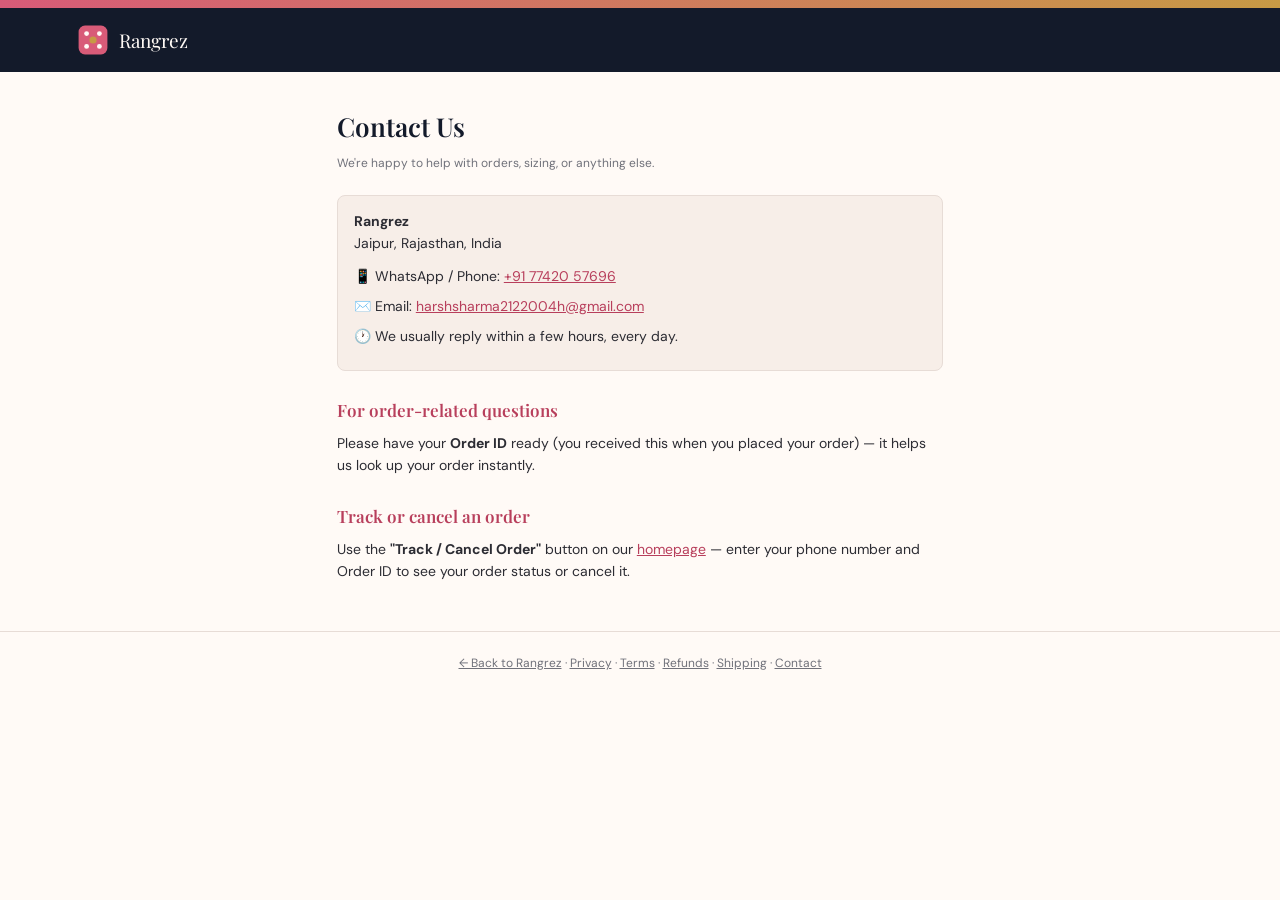
<file: contact.html>
<!DOCTYPE html>
<html lang="en">
<head>
<meta charset="UTF-8">
<meta name="viewport" content="width=device-width, initial-scale=1.0">
<title>Contact Us — Rangrez</title>
<link rel="stylesheet" href="legal.css">
</head>
<body>
<div class="stampline"></div>
<header>
  <a href="index.html">
    <svg class="logo-icon" viewBox="0 0 40 40" xmlns="http://www.w3.org/2000/svg">
      <rect x="2" y="2" width="36" height="36" rx="8" fill="#D85B78"/>
      <circle cx="12" cy="12" r="3" fill="#FFFAF6"/><circle cx="28" cy="12" r="3" fill="#FFFAF6"/>
      <circle cx="12" cy="28" r="3" fill="#FFFAF6"/><circle cx="28" cy="28" r="3" fill="#FFFAF6"/>
      <circle cx="20" cy="20" r="4.5" fill="#C79A45"/>
    </svg>
    <span class="brand">Rangrez</span>
  </a>
</header>
<main>

<h1>Contact Us</h1>
<p class="updated">We're happy to help with orders, sizing, or anything else.</p>

<div class="box">
  <p><strong>Rangrez</strong><br>Jaipur, Rajasthan, India</p>
  <p style="margin-top:10px;">📱 WhatsApp / Phone: <a href="https://wa.me/917742057696">+91 77420 57696</a></p>
  <p>✉️ Email: <a href="mailto:harshsharma2122004h@gmail.com">harshsharma2122004h@gmail.com</a></p>
  <p>🕐 We usually reply within a few hours, every day.</p>
</div>

<h2>For order-related questions</h2>
<p>Please have your <strong>Order ID</strong> ready (you received this when you placed your
order) — it helps us look up your order instantly.</p>

<h2>Track or cancel an order</h2>
<p>Use the <strong>"Track / Cancel Order"</strong> button on our
<a href="index.html">homepage</a> — enter your phone number and Order ID to see your order
status or cancel it.</p>
</main>
<footer>
  <a href="index.html">&larr; Back to Rangrez</a> ·
  <a href="privacy-policy.html">Privacy</a> ·
  <a href="terms.html">Terms</a> ·
  <a href="refund-policy.html">Refunds</a> ·
  <a href="shipping-policy.html">Shipping</a> ·
  <a href="contact.html">Contact</a>
</footer>
</body>
</html>
</file>
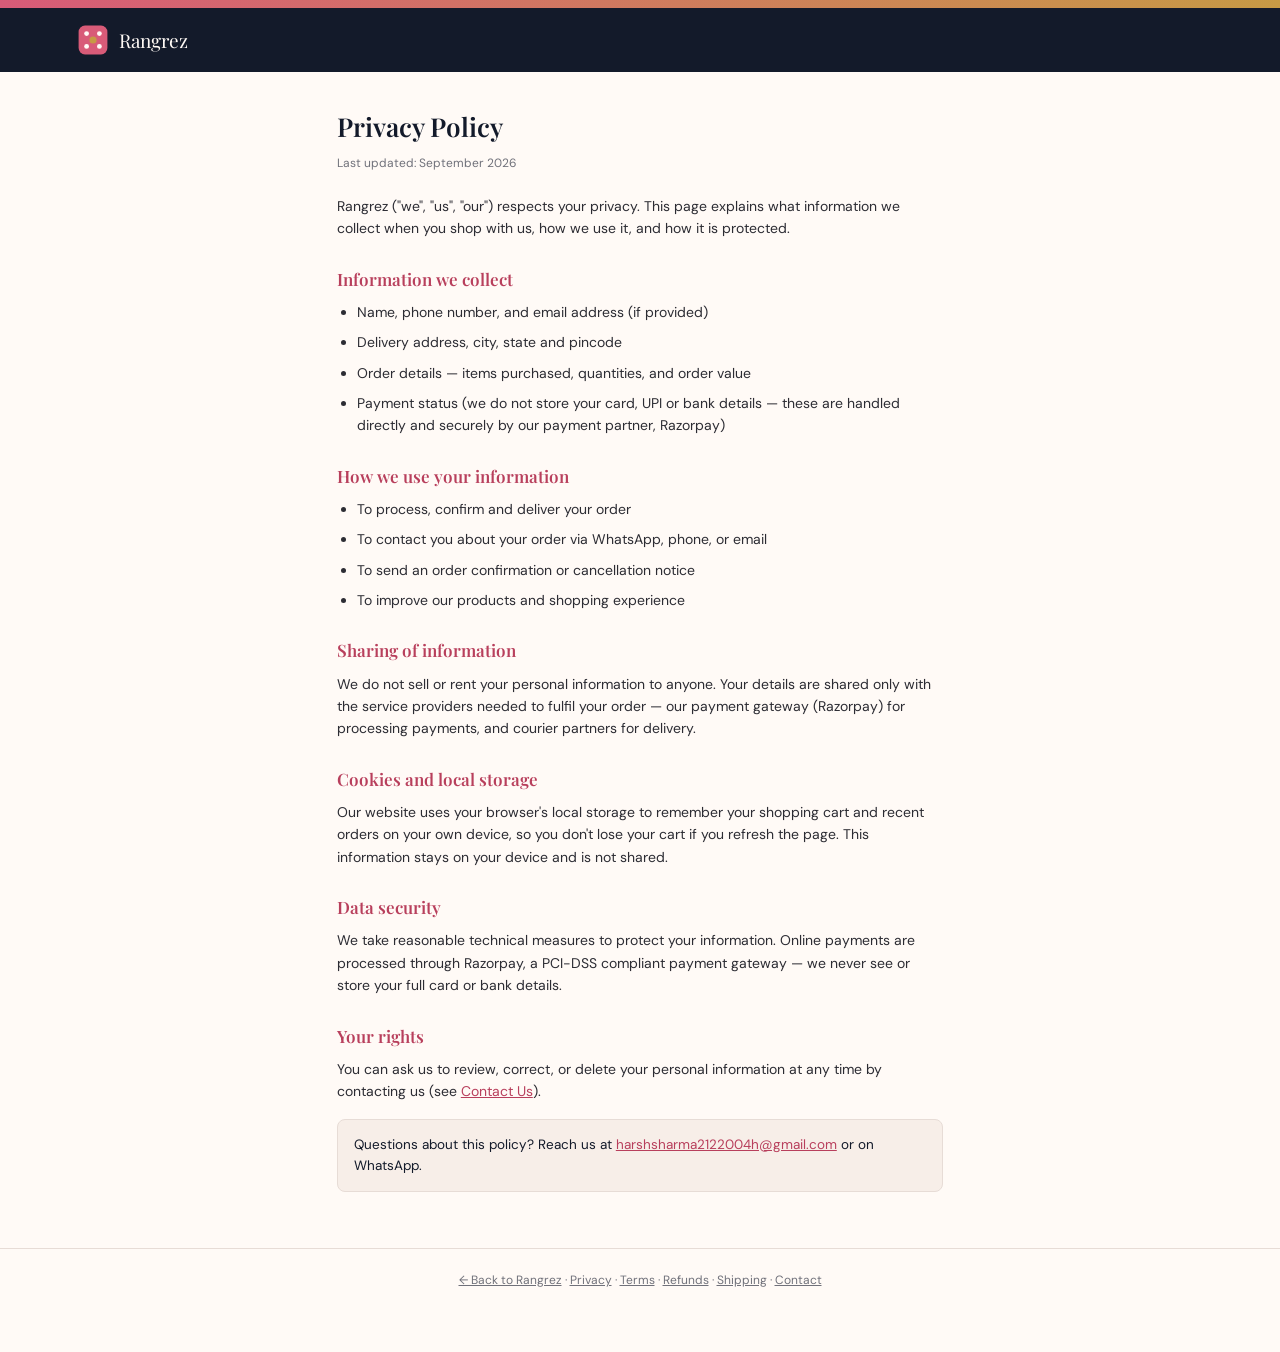
<file: privacy-policy.html>
<!DOCTYPE html>
<html lang="en">
<head>
<meta charset="UTF-8">
<meta name="viewport" content="width=device-width, initial-scale=1.0">
<title>Privacy Policy — Rangrez</title>
<link rel="stylesheet" href="legal.css">
</head>
<body>
<div class="stampline"></div>
<header>
  <a href="index.html">
    <svg class="logo-icon" viewBox="0 0 40 40" xmlns="http://www.w3.org/2000/svg">
      <rect x="2" y="2" width="36" height="36" rx="8" fill="#D85B78"/>
      <circle cx="12" cy="12" r="3" fill="#FFFAF6"/><circle cx="28" cy="12" r="3" fill="#FFFAF6"/>
      <circle cx="12" cy="28" r="3" fill="#FFFAF6"/><circle cx="28" cy="28" r="3" fill="#FFFAF6"/>
      <circle cx="20" cy="20" r="4.5" fill="#C79A45"/>
    </svg>
    <span class="brand">Rangrez</span>
  </a>
</header>
<main>

<h1>Privacy Policy</h1>
<p class="updated">Last updated: September 2026</p>

<p>Rangrez ("we", "us", "our") respects your privacy. This page explains what information we
collect when you shop with us, how we use it, and how it is protected.</p>

<h2>Information we collect</h2>
<ul>
  <li>Name, phone number, and email address (if provided)</li>
  <li>Delivery address, city, state and pincode</li>
  <li>Order details — items purchased, quantities, and order value</li>
  <li>Payment status (we do not store your card, UPI or bank details — these are handled
      directly and securely by our payment partner, Razorpay)</li>
</ul>

<h2>How we use your information</h2>
<ul>
  <li>To process, confirm and deliver your order</li>
  <li>To contact you about your order via WhatsApp, phone, or email</li>
  <li>To send an order confirmation or cancellation notice</li>
  <li>To improve our products and shopping experience</li>
</ul>

<h2>Sharing of information</h2>
<p>We do not sell or rent your personal information to anyone. Your details are shared only
with the service providers needed to fulfil your order — our payment gateway (Razorpay) for
processing payments, and courier partners for delivery.</p>

<h2>Cookies and local storage</h2>
<p>Our website uses your browser's local storage to remember your shopping cart and recent
orders on your own device, so you don't lose your cart if you refresh the page. This
information stays on your device and is not shared.</p>

<h2>Data security</h2>
<p>We take reasonable technical measures to protect your information. Online payments are
processed through Razorpay, a PCI-DSS compliant payment gateway — we never see or store your
full card or bank details.</p>

<h2>Your rights</h2>
<p>You can ask us to review, correct, or delete your personal information at any time by
contacting us (see <a href="contact.html">Contact Us</a>).</p>

<div class="box">Questions about this policy? Reach us at
<a href="mailto:harshsharma2122004h@gmail.com">harshsharma2122004h@gmail.com</a> or on WhatsApp.</div>
</main>
<footer>
  <a href="index.html">&larr; Back to Rangrez</a> ·
  <a href="privacy-policy.html">Privacy</a> ·
  <a href="terms.html">Terms</a> ·
  <a href="refund-policy.html">Refunds</a> ·
  <a href="shipping-policy.html">Shipping</a> ·
  <a href="contact.html">Contact</a>
</footer>
</body>
</html>
</file>
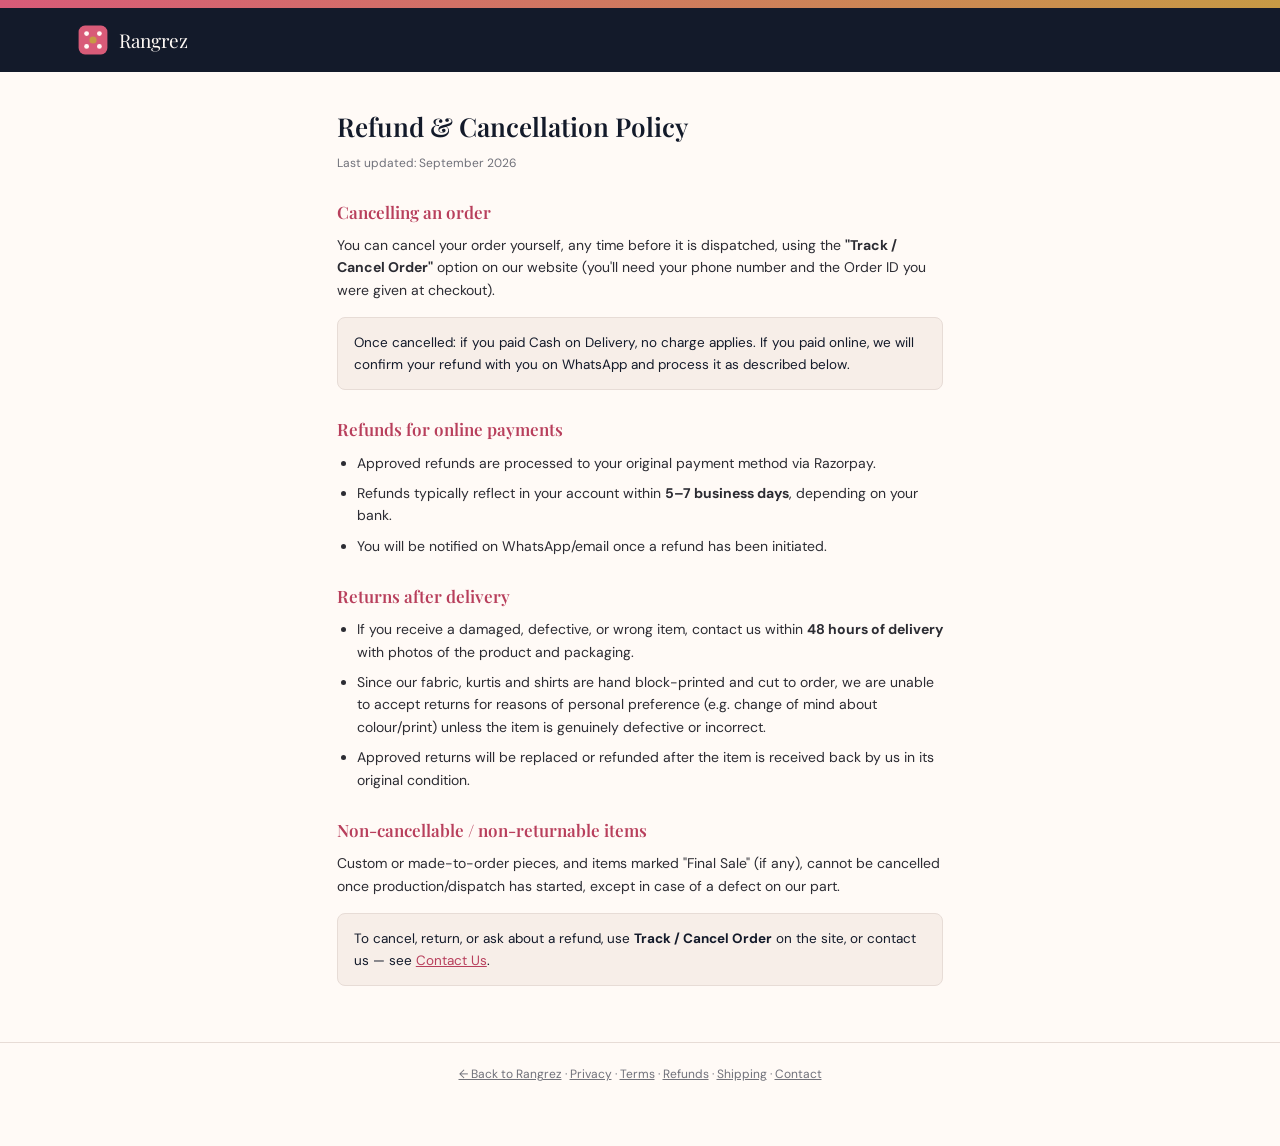
<file: refund-policy.html>
<!DOCTYPE html>
<html lang="en">
<head>
<meta charset="UTF-8">
<meta name="viewport" content="width=device-width, initial-scale=1.0">
<title>Refund & Cancellation Policy — Rangrez</title>
<link rel="stylesheet" href="legal.css">
</head>
<body>
<div class="stampline"></div>
<header>
  <a href="index.html">
    <svg class="logo-icon" viewBox="0 0 40 40" xmlns="http://www.w3.org/2000/svg">
      <rect x="2" y="2" width="36" height="36" rx="8" fill="#D85B78"/>
      <circle cx="12" cy="12" r="3" fill="#FFFAF6"/><circle cx="28" cy="12" r="3" fill="#FFFAF6"/>
      <circle cx="12" cy="28" r="3" fill="#FFFAF6"/><circle cx="28" cy="28" r="3" fill="#FFFAF6"/>
      <circle cx="20" cy="20" r="4.5" fill="#C79A45"/>
    </svg>
    <span class="brand">Rangrez</span>
  </a>
</header>
<main>

<h1>Refund &amp; Cancellation Policy</h1>
<p class="updated">Last updated: September 2026</p>

<h2>Cancelling an order</h2>
<p>You can cancel your order yourself, any time before it is dispatched, using the
<strong>"Track / Cancel Order"</strong> option on our website (you'll need your phone number
and the Order ID you were given at checkout).</p>
<div class="box">Once cancelled: if you paid Cash on Delivery, no charge applies. If you paid
online, we will confirm your refund with you on WhatsApp and process it as described below.</div>

<h2>Refunds for online payments</h2>
<ul>
  <li>Approved refunds are processed to your original payment method via Razorpay.</li>
  <li>Refunds typically reflect in your account within <strong>5–7 business days</strong>,
      depending on your bank.</li>
  <li>You will be notified on WhatsApp/email once a refund has been initiated.</li>
</ul>

<h2>Returns after delivery</h2>
<ul>
  <li>If you receive a damaged, defective, or wrong item, contact us within
      <strong>48 hours of delivery</strong> with photos of the product and packaging.</li>
  <li>Since our fabric, kurtis and shirts are hand block-printed and cut to order, we are
      unable to accept returns for reasons of personal preference (e.g. change of mind about
      colour/print) unless the item is genuinely defective or incorrect.</li>
  <li>Approved returns will be replaced or refunded after the item is received back by us in
      its original condition.</li>
</ul>

<h2>Non-cancellable / non-returnable items</h2>
<p>Custom or made-to-order pieces, and items marked "Final Sale" (if any), cannot be
cancelled once production/dispatch has started, except in case of a defect on our part.</p>

<div class="box">To cancel, return, or ask about a refund, use
<strong>Track / Cancel Order</strong> on the site, or contact us — see
<a href="contact.html">Contact Us</a>.</div>
</main>
<footer>
  <a href="index.html">&larr; Back to Rangrez</a> ·
  <a href="privacy-policy.html">Privacy</a> ·
  <a href="terms.html">Terms</a> ·
  <a href="refund-policy.html">Refunds</a> ·
  <a href="shipping-policy.html">Shipping</a> ·
  <a href="contact.html">Contact</a>
</footer>
</body>
</html>
</file>
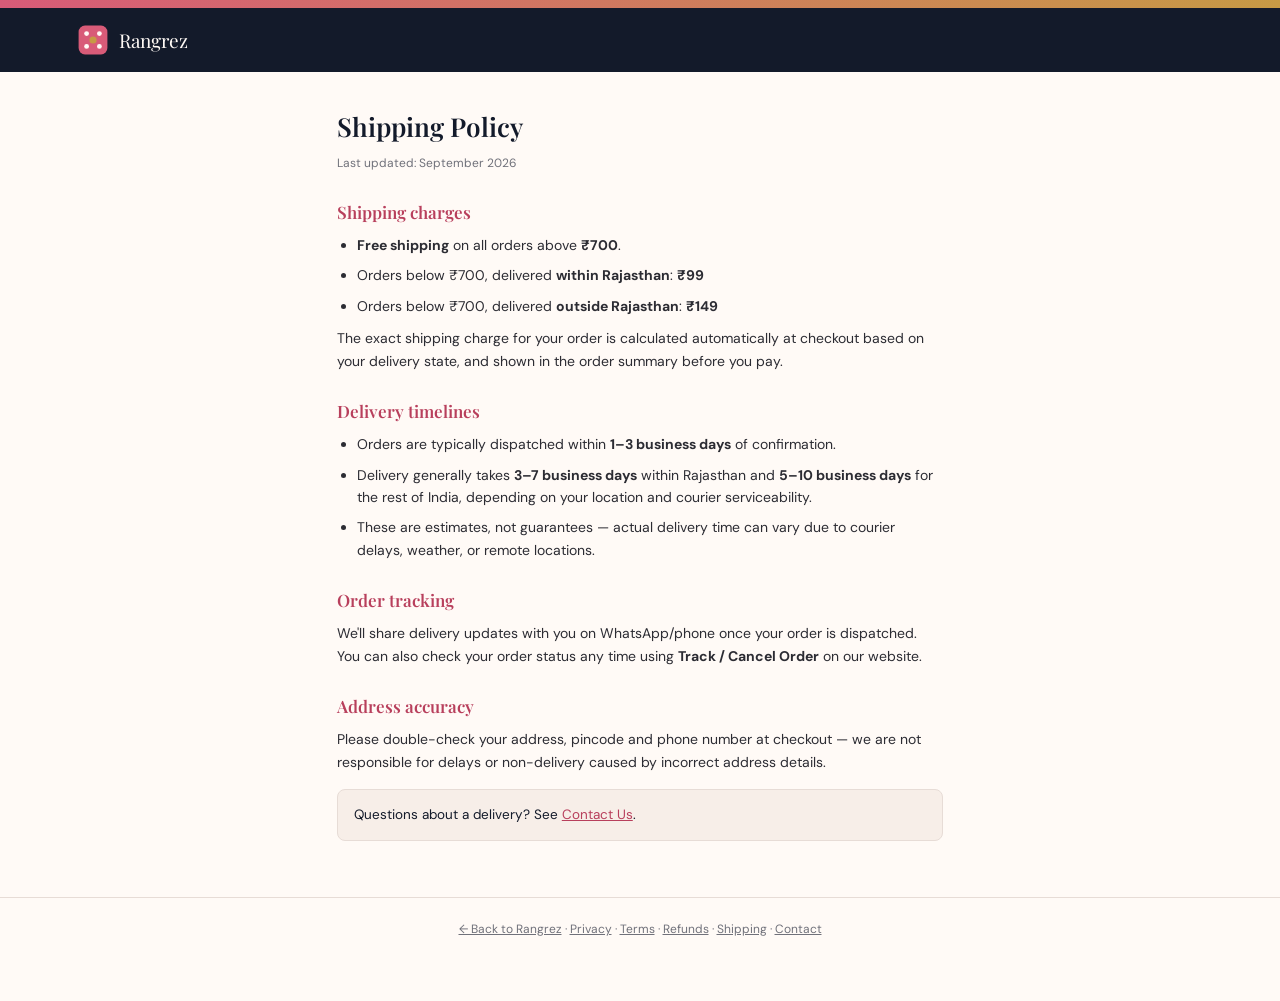
<file: shipping-policy.html>
<!DOCTYPE html>
<html lang="en">
<head>
<meta charset="UTF-8">
<meta name="viewport" content="width=device-width, initial-scale=1.0">
<title>Shipping Policy — Rangrez</title>
<link rel="stylesheet" href="legal.css">
</head>
<body>
<div class="stampline"></div>
<header>
  <a href="index.html">
    <svg class="logo-icon" viewBox="0 0 40 40" xmlns="http://www.w3.org/2000/svg">
      <rect x="2" y="2" width="36" height="36" rx="8" fill="#D85B78"/>
      <circle cx="12" cy="12" r="3" fill="#FFFAF6"/><circle cx="28" cy="12" r="3" fill="#FFFAF6"/>
      <circle cx="12" cy="28" r="3" fill="#FFFAF6"/><circle cx="28" cy="28" r="3" fill="#FFFAF6"/>
      <circle cx="20" cy="20" r="4.5" fill="#C79A45"/>
    </svg>
    <span class="brand">Rangrez</span>
  </a>
</header>
<main>

<h1>Shipping Policy</h1>
<p class="updated">Last updated: September 2026</p>

<h2>Shipping charges</h2>
<ul>
  <li><strong>Free shipping</strong> on all orders above <strong>₹700</strong>.</li>
  <li>Orders below ₹700, delivered <strong>within Rajasthan</strong>: <strong>₹99</strong></li>
  <li>Orders below ₹700, delivered <strong>outside Rajasthan</strong>: <strong>₹149</strong></li>
</ul>
<p>The exact shipping charge for your order is calculated automatically at checkout based on
your delivery state, and shown in the order summary before you pay.</p>

<h2>Delivery timelines</h2>
<ul>
  <li>Orders are typically dispatched within <strong>1–3 business days</strong> of
      confirmation.</li>
  <li>Delivery generally takes <strong>3–7 business days</strong> within Rajasthan and
      <strong>5–10 business days</strong> for the rest of India, depending on your location
      and courier serviceability.</li>
  <li>These are estimates, not guarantees — actual delivery time can vary due to courier
      delays, weather, or remote locations.</li>
</ul>

<h2>Order tracking</h2>
<p>We'll share delivery updates with you on WhatsApp/phone once your order is dispatched. You
can also check your order status any time using <strong>Track / Cancel Order</strong> on our
website.</p>

<h2>Address accuracy</h2>
<p>Please double-check your address, pincode and phone number at checkout — we are not
responsible for delays or non-delivery caused by incorrect address details.</p>

<div class="box">Questions about a delivery? See <a href="contact.html">Contact Us</a>.</div>
</main>
<footer>
  <a href="index.html">&larr; Back to Rangrez</a> ·
  <a href="privacy-policy.html">Privacy</a> ·
  <a href="terms.html">Terms</a> ·
  <a href="refund-policy.html">Refunds</a> ·
  <a href="shipping-policy.html">Shipping</a> ·
  <a href="contact.html">Contact</a>
</footer>
</body>
</html>
</file>
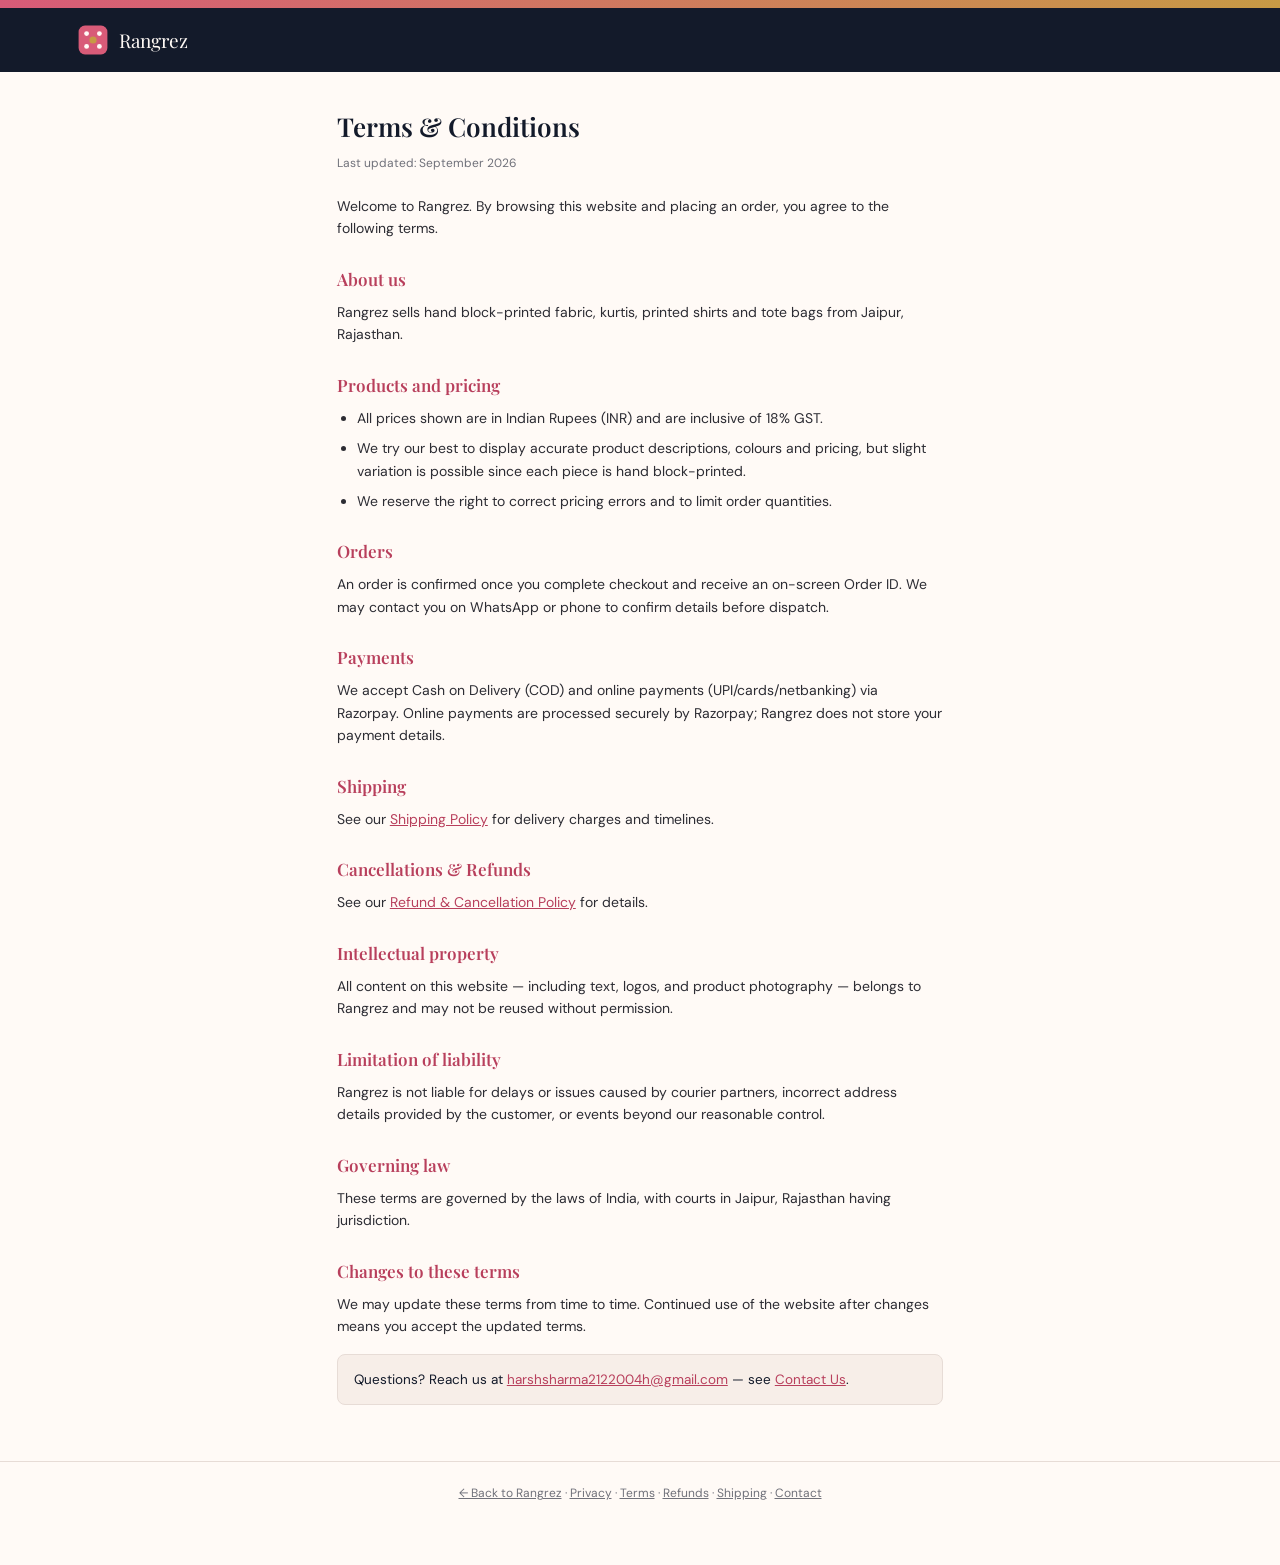
<file: terms.html>
<!DOCTYPE html>
<html lang="en">
<head>
<meta charset="UTF-8">
<meta name="viewport" content="width=device-width, initial-scale=1.0">
<title>Terms & Conditions — Rangrez</title>
<link rel="stylesheet" href="legal.css">
</head>
<body>
<div class="stampline"></div>
<header>
  <a href="index.html">
    <svg class="logo-icon" viewBox="0 0 40 40" xmlns="http://www.w3.org/2000/svg">
      <rect x="2" y="2" width="36" height="36" rx="8" fill="#D85B78"/>
      <circle cx="12" cy="12" r="3" fill="#FFFAF6"/><circle cx="28" cy="12" r="3" fill="#FFFAF6"/>
      <circle cx="12" cy="28" r="3" fill="#FFFAF6"/><circle cx="28" cy="28" r="3" fill="#FFFAF6"/>
      <circle cx="20" cy="20" r="4.5" fill="#C79A45"/>
    </svg>
    <span class="brand">Rangrez</span>
  </a>
</header>
<main>

<h1>Terms &amp; Conditions</h1>
<p class="updated">Last updated: September 2026</p>

<p>Welcome to Rangrez. By browsing this website and placing an order, you agree to the
following terms.</p>

<h2>About us</h2>
<p>Rangrez sells hand block-printed fabric, kurtis, printed shirts and tote bags from Jaipur,
Rajasthan.</p>

<h2>Products and pricing</h2>
<ul>
  <li>All prices shown are in Indian Rupees (INR) and are inclusive of 18% GST.</li>
  <li>We try our best to display accurate product descriptions, colours and pricing, but
      slight variation is possible since each piece is hand block-printed.</li>
  <li>We reserve the right to correct pricing errors and to limit order quantities.</li>
</ul>

<h2>Orders</h2>
<p>An order is confirmed once you complete checkout and receive an on-screen Order ID. We may
contact you on WhatsApp or phone to confirm details before dispatch.</p>

<h2>Payments</h2>
<p>We accept Cash on Delivery (COD) and online payments (UPI/cards/netbanking) via Razorpay.
Online payments are processed securely by Razorpay; Rangrez does not store your payment
details.</p>

<h2>Shipping</h2>
<p>See our <a href="shipping-policy.html">Shipping Policy</a> for delivery charges and
timelines.</p>

<h2>Cancellations &amp; Refunds</h2>
<p>See our <a href="refund-policy.html">Refund &amp; Cancellation Policy</a> for details.</p>

<h2>Intellectual property</h2>
<p>All content on this website — including text, logos, and product photography — belongs to
Rangrez and may not be reused without permission.</p>

<h2>Limitation of liability</h2>
<p>Rangrez is not liable for delays or issues caused by courier partners, incorrect address
details provided by the customer, or events beyond our reasonable control.</p>

<h2>Governing law</h2>
<p>These terms are governed by the laws of India, with courts in Jaipur, Rajasthan having
jurisdiction.</p>

<h2>Changes to these terms</h2>
<p>We may update these terms from time to time. Continued use of the website after changes
means you accept the updated terms.</p>

<div class="box">Questions? Reach us at
<a href="mailto:harshsharma2122004h@gmail.com">harshsharma2122004h@gmail.com</a> — see
<a href="contact.html">Contact Us</a>.</div>
</main>
<footer>
  <a href="index.html">&larr; Back to Rangrez</a> ·
  <a href="privacy-policy.html">Privacy</a> ·
  <a href="terms.html">Terms</a> ·
  <a href="refund-policy.html">Refunds</a> ·
  <a href="shipping-policy.html">Shipping</a> ·
  <a href="contact.html">Contact</a>
</footer>
</body>
</html>
</file>
<file: legal.css>
@import url('https://fonts.googleapis.com/css2?family=Playfair+Display:wght@500;600;700&family=DM+Sans:wght@400;500;600;700&display=swap');

:root{
  --rani:#D85B78; --rani-deep:#B83F5C; --mustard:#C79A45;
  --ink:#131A2A; --ink-soft:#70717A; --ivory:#FFFAF6; --paper:#F7EEE8; --line:#E7DCD6;
}
*{ box-sizing:border-box; margin:0; padding:0; }
body{ font-family:'DM Sans', sans-serif; background:var(--ivory); color:var(--ink); line-height:1.6; padding-bottom:40px; }
h1,h2{ font-family:'Playfair Display', serif; font-weight:600; }
a{ color:var(--rani-deep); }

.stampline{ height:8px; background:linear-gradient(90deg, var(--rani), var(--mustard)); }
header{ background:var(--ink); color:var(--ivory); padding:16px 6vw; display:flex; align-items:center; gap:10px; }
header a{ color:var(--ivory); text-decoration:none; display:flex; align-items:center; gap:10px; }
header .logo-icon{ width:32px; height:32px; }
header .brand{ font-family:'Playfair Display'; font-size:19px; }

main{ max-width:760px; margin:0 auto; padding:34px 6vw 20px; }
main h1{ font-size:26px; margin-bottom:6px; }
main .updated{ font-size:12px; color:var(--ink-soft); margin-bottom:22px; }
main h2{ font-size:17px; margin-top:26px; margin-bottom:8px; color:var(--rani-deep); }
main p, main li{ font-size:14px; color:#2c2c33; margin-bottom:8px; }
main ul{ padding-left:20px; margin-bottom:10px; }
main .box{ background:var(--paper); border:1px solid var(--line); border-radius:8px; padding:14px 16px; margin:16px 0; font-size:13.5px; }

footer{ text-align:center; padding:22px 6vw; color:var(--ink-soft); font-size:12px; border-top:1px solid var(--line); margin-top:20px; }
footer a{ color:var(--ink-soft); }
</file>
